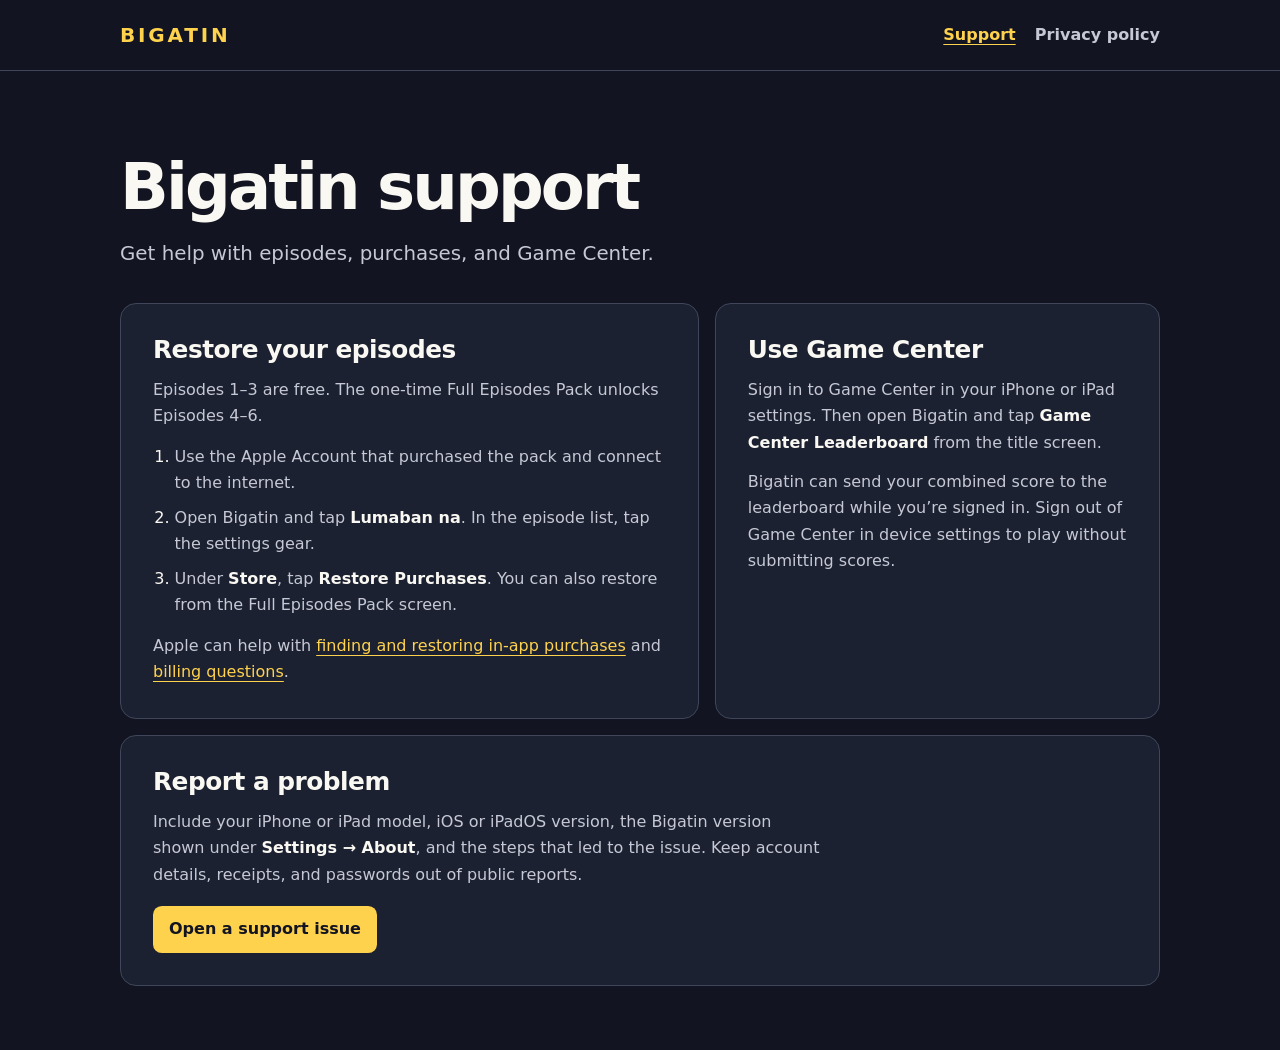
<file: index.html>
<!doctype html>
<html lang="en">
<head>
  <meta charset="utf-8">
  <meta name="viewport" content="width=device-width, initial-scale=1">
  <meta name="description" content="Get help with Bigatin, including the Full Episodes Pack, purchase restoration, and Game Center.">
  <meta name="theme-color" content="#121521">
  <title>Bigatin Support</title>
  <link rel="stylesheet" href="styles.css">
</head>
<body>
  <a class="skip-link" href="#main">Skip to content</a>
  <header class="site-header">
    <div class="container header-inner">
      <a class="wordmark" href="index.html">Bigatin</a>
      <nav aria-label="Main navigation">
        <a href="index.html" aria-current="page">Support</a>
        <a href="privacy.html">Privacy policy</a>
      </nav>
    </div>
  </header>

  <main class="container page" id="main">
    <div class="intro">
      <h1>Bigatin support</h1>
      <p>Get help with episodes, purchases, and Game Center.</p>
    </div>

    <div class="support-grid">
      <section class="panel" aria-labelledby="restore-title">
        <h2 id="restore-title">Restore your episodes</h2>
        <p>Episodes 1–3 are free. The one-time Full Episodes Pack unlocks Episodes 4–6.</p>
        <ol>
          <li>Use the Apple Account that purchased the pack and connect to the internet.</li>
          <li>Open Bigatin and tap <strong>Lumaban na</strong>. In the episode list, tap the settings gear.</li>
          <li>Under <strong>Store</strong>, tap <strong>Restore Purchases</strong>. You can also restore from the Full Episodes Pack screen.</li>
        </ol>
        <p>Apple can help with <a href="https://support.apple.com/en-us/108096">finding and restoring in-app purchases</a> and <a href="https://reportaproblem.apple.com/">billing questions</a>.</p>
      </section>

      <section class="panel" aria-labelledby="game-center-title">
        <h2 id="game-center-title">Use Game Center</h2>
        <p>Sign in to Game Center in your iPhone or iPad settings. Then open Bigatin and tap <strong>Game Center Leaderboard</strong> from the title screen.</p>
        <p>Bigatin can send your combined score to the leaderboard while you’re signed in. Sign out of Game Center in device settings to play without submitting scores.</p>
      </section>

      <section class="panel report" id="contact" aria-labelledby="contact-title">
        <h2 id="contact-title">Report a problem</h2>
        <p>Include your iPhone or iPad model, iOS or iPadOS version, the Bigatin version shown under <strong>Settings → About</strong>, and the steps that led to the issue. Keep account details, receipts, and passwords out of public reports.</p>
        <a class="action" href="https://github.com/appletruck/bigatin-support/issues/new">Open a support issue</a>
      </section>
    </div>
  </main>
</body>
</html>
</file>
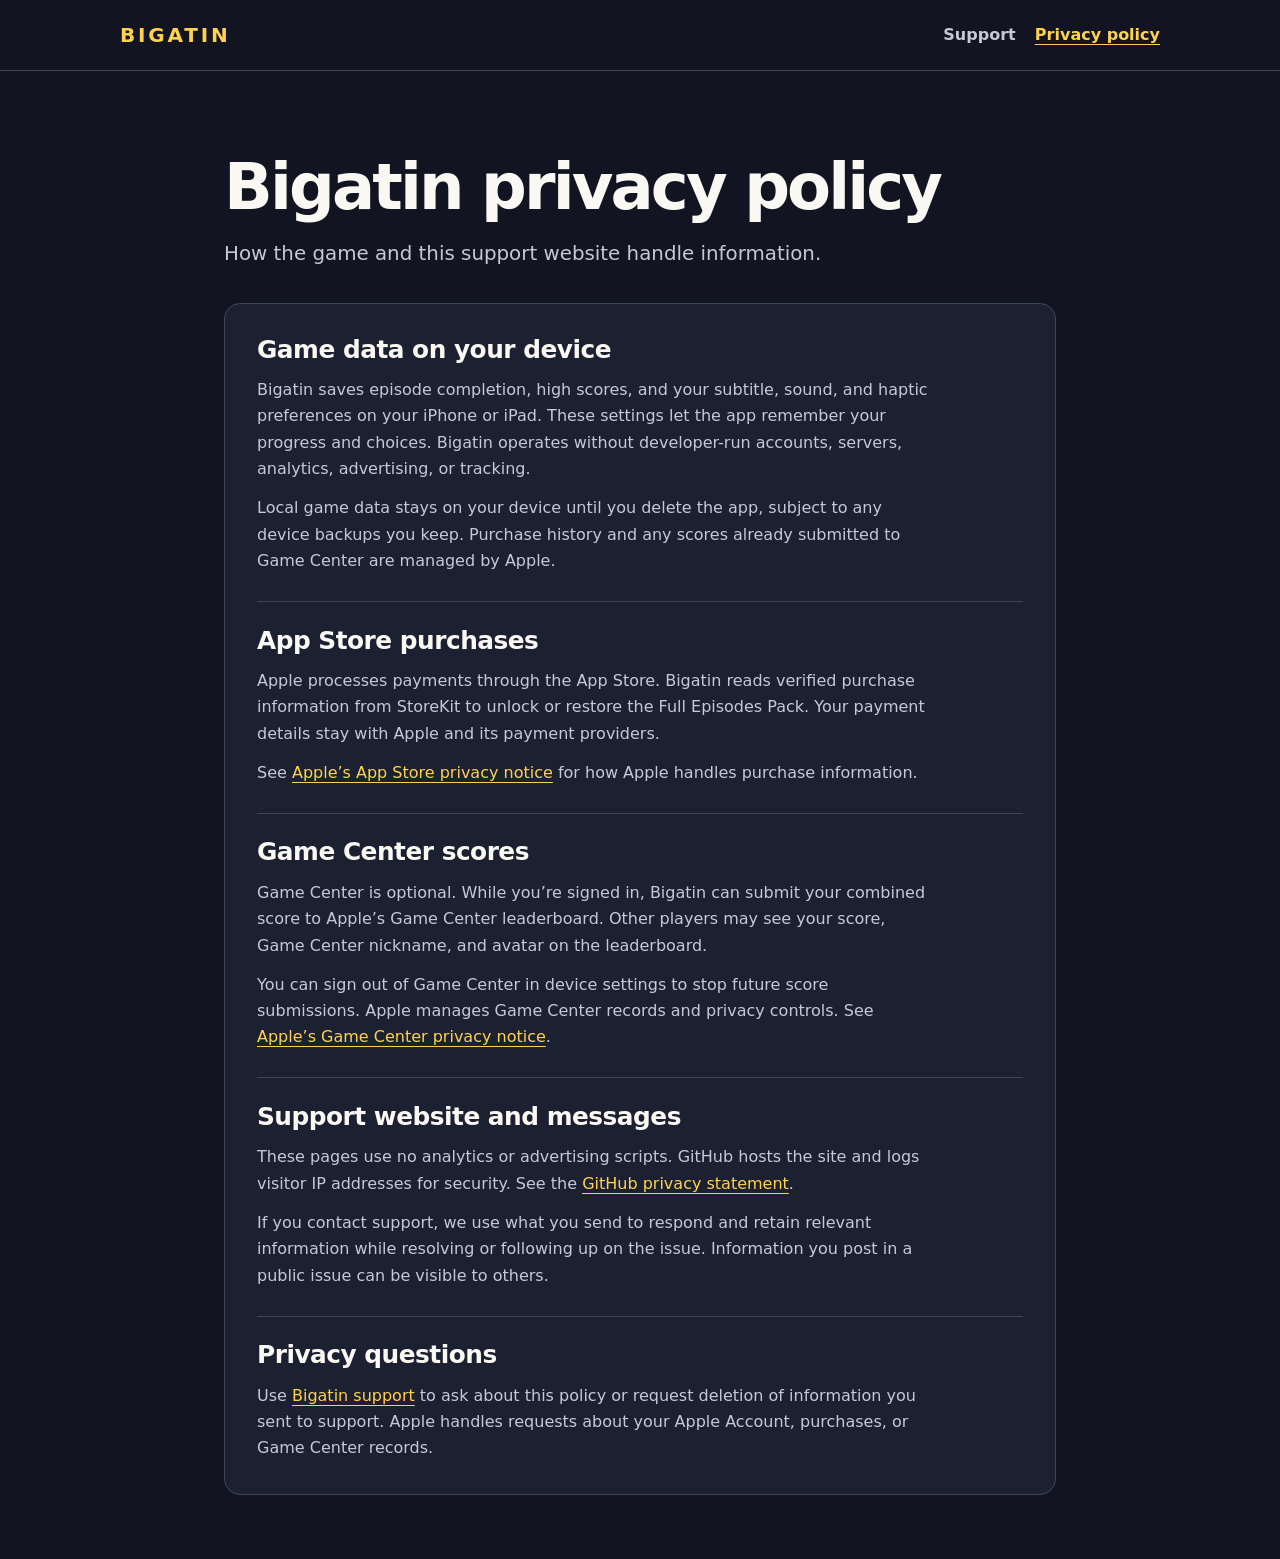
<file: privacy.html>
<!doctype html>
<html lang="en">
<head>
  <meta charset="utf-8">
  <meta name="viewport" content="width=device-width, initial-scale=1">
  <meta name="description" content="How Bigatin handles local game data, App Store purchases, and Game Center scores.">
  <meta name="theme-color" content="#121521">
  <title>Bigatin Privacy Policy</title>
  <link rel="stylesheet" href="styles.css">
</head>
<body>
  <a class="skip-link" href="#main">Skip to content</a>
  <header class="site-header">
    <div class="container header-inner">
      <a class="wordmark" href="index.html">Bigatin</a>
      <nav aria-label="Main navigation">
        <a href="index.html">Support</a>
        <a href="privacy.html" aria-current="page">Privacy policy</a>
      </nav>
    </div>
  </header>

  <main class="container page policy" id="main">
    <div class="intro">
      <h1>Bigatin privacy policy</h1>
      <p>How the game and this support website handle information.</p>
    </div>

    <article class="panel policy-body" aria-label="Privacy policy">
      <section aria-labelledby="local-title">
        <h2 id="local-title">Game data on your device</h2>
        <p>Bigatin saves episode completion, high scores, and your subtitle, sound, and haptic preferences on your iPhone or iPad. These settings let the app remember your progress and choices. Bigatin operates without developer-run accounts, servers, analytics, advertising, or tracking.</p>
        <p>Local game data stays on your device until you delete the app, subject to any device backups you keep. Purchase history and any scores already submitted to Game Center are managed by Apple.</p>
      </section>

      <section aria-labelledby="purchases-title">
        <h2 id="purchases-title">App Store purchases</h2>
        <p>Apple processes payments through the App Store. Bigatin reads verified purchase information from StoreKit to unlock or restore the Full Episodes Pack. Your payment details stay with Apple and its payment providers.</p>
        <p>See <a href="https://www.apple.com/legal/privacy/data/en/app-store/">Apple’s App Store privacy notice</a> for how Apple handles purchase information.</p>
      </section>

      <section aria-labelledby="scores-title">
        <h2 id="scores-title">Game Center scores</h2>
        <p>Game Center is optional. While you’re signed in, Bigatin can submit your combined score to Apple’s Game Center leaderboard. Other players may see your score, Game Center nickname, and avatar on the leaderboard.</p>
        <p>You can sign out of Game Center in device settings to stop future score submissions. Apple manages Game Center records and privacy controls. See <a href="https://www.apple.com/legal/privacy/data/en/game-center/">Apple’s Game Center privacy notice</a>.</p>
      </section>

      <section aria-labelledby="website-title">
        <h2 id="website-title">Support website and messages</h2>
        <p>These pages use no analytics or advertising scripts. GitHub hosts the site and logs visitor IP addresses for security. See the <a href="https://docs.github.com/en/site-policy/privacy-policies/github-general-privacy-statement">GitHub privacy statement</a>.</p>
        <p>If you contact support, we use what you send to respond and retain relevant information while resolving or following up on the issue. Information you post in a public issue can be visible to others.</p>
      </section>

      <section aria-labelledby="questions-title">
        <h2 id="questions-title">Privacy questions</h2>
        <p>Use <a href="index.html#contact">Bigatin support</a> to ask about this policy or request deletion of information you sent to support. Apple handles requests about your Apple Account, purchases, or Game Center records.</p>
      </section>
    </article>
  </main>
</body>
</html>
</file>
<file: styles.css>
:root {
  color-scheme: dark;
  --background: #121521;
  --surface: #1c2131;
  --text: #faf8f2;
  --secondary: #c6c9d5;
  --accent: #ffd24d;
  --border: #40465a;
  font-family: system-ui, -apple-system, BlinkMacSystemFont, sans-serif;
}

* {
  box-sizing: border-box;
}

body {
  min-height: 100vh;
  margin: 0;
  background: var(--background);
  color: var(--text);
  line-height: 1.65;
}

a {
  color: var(--accent);
  text-underline-offset: 0.22em;
}

a:focus-visible {
  outline: 3px solid var(--accent);
  outline-offset: 4px;
}

.container {
  width: min(100% - 2.5rem, 65rem);
  margin-inline: auto;
}

.skip-link {
  position: absolute;
  z-index: 1;
  inset: 0.75rem auto auto 0.75rem;
  padding: 0.5rem 0.75rem;
  transform: translateY(-200%);
  background: var(--background);
}

.skip-link:focus {
  transform: none;
}

.site-header {
  border-bottom: 1px solid var(--border);
}

.header-inner,
.site-header nav {
  display: flex;
  align-items: center;
  flex-wrap: wrap;
}

.header-inner {
  justify-content: space-between;
  gap: 0.4rem 1.5rem;
  min-height: 4.4rem;
  padding-block: 0.5rem;
}

.wordmark {
  color: var(--accent);
  font-size: 1.25rem;
  font-weight: 900;
  letter-spacing: 0.14em;
  text-decoration: none;
  text-transform: uppercase;
}

.site-header nav {
  gap: 0.25rem 1.2rem;
}

.site-header nav a {
  display: inline-flex;
  min-height: 2.75rem;
  align-items: center;
  color: var(--secondary);
  font-weight: 650;
  text-decoration: none;
}

.site-header nav a:hover,
.site-header nav a[aria-current="page"] {
  color: var(--accent);
  text-decoration: underline;
}

.page {
  padding-block: clamp(2.5rem, 8vw, 5rem) 4rem;
}

.intro {
  margin-bottom: 2rem;
}

h1,
h2 {
  margin: 0;
  color: var(--text);
  line-height: 1.15;
}

h1 {
  font-size: clamp(2.25rem, 7vw, 4rem);
  letter-spacing: -0.045em;
}

h2 {
  font-size: clamp(1.25rem, 3.5vw, 1.55rem);
  letter-spacing: -0.02em;
}

p {
  max-width: 66ch;
  margin: 0.8rem 0 0;
  color: var(--secondary);
}

.intro p {
  font-size: clamp(1.04rem, 3.5vw, 1.24rem);
}

.support-grid {
  display: grid;
  grid-template-columns: minmax(0, 1.3fr) minmax(0, 1fr);
  gap: 1rem;
}

.panel {
  padding: clamp(1.25rem, 4vw, 2rem);
  border: 1px solid var(--border);
  border-radius: 1rem;
  background: var(--surface);
}

.panel ol {
  margin: 0.9rem 0;
  padding-inline-start: 1.35rem;
  color: var(--secondary);
}

.panel li + li {
  margin-top: 0.5rem;
}

.panel li::marker,
.panel strong {
  color: var(--text);
}

.report {
  grid-column: 1 / -1;
}

.action {
  display: inline-flex;
  min-height: 2.75rem;
  align-items: center;
  justify-content: center;
  margin-top: 1.1rem;
  padding: 0.65rem 1rem;
  border-radius: 0.55rem;
  background: var(--accent);
  color: var(--background);
  font-weight: 750;
  text-decoration: none;
}

.action:hover {
  text-decoration: underline;
}

.policy {
  max-width: 52rem;
}

.policy-body section + section {
  margin-top: 1.65rem;
  padding-top: 1.55rem;
  border-top: 1px solid var(--border);
}

@media (max-width: 42rem) {
  .support-grid {
    grid-template-columns: 1fr;
  }
}
</file>
